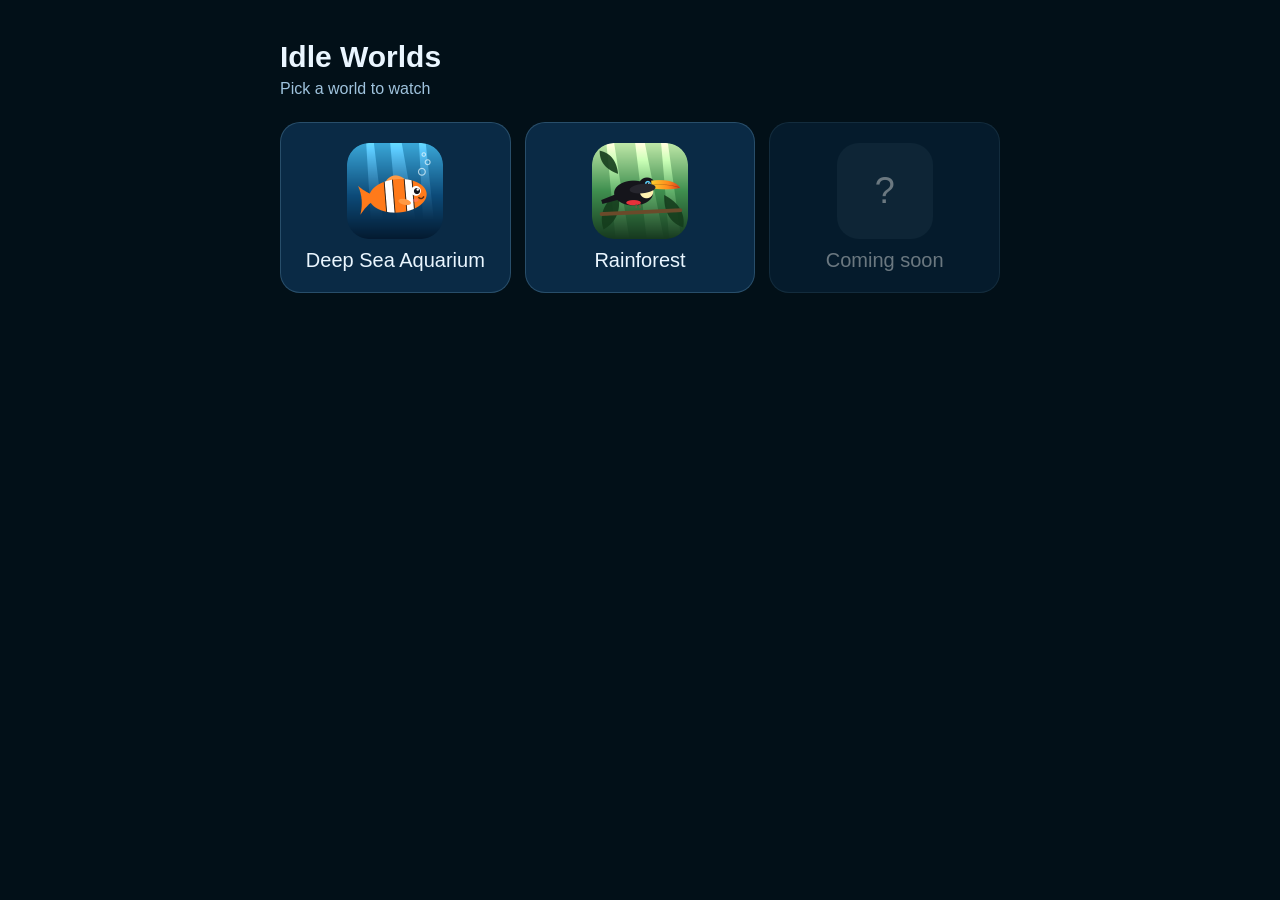
<file: index.html>
<!doctype html>
<html lang="en">
<head>
<meta charset="utf-8">
<meta name="viewport" content="width=device-width,initial-scale=1">
<title>Idle Worlds</title>
<meta name="theme-color" content="#062038">
<link rel="icon" href="deep-sea/icons/icon-192.png">
<style>
  :root{--bg:#021018;--card:#0a2a45;--text:#eaf6ff;--muted:#9fc3dd}
  html,body{margin:0;min-height:100%;background:var(--bg);color:var(--text);font-family:"Leelawadee UI","Segoe UI",Tahoma,sans-serif}
  main{max-width:720px;margin:0 auto;padding:40px 16px}
  h1{font-size:30px;margin:0 0 6px}
  p{color:var(--muted);margin:0 0 24px}
  .grid{display:grid;grid-template-columns:repeat(auto-fill,minmax(200px,1fr));gap:14px}
  a.world{display:flex;flex-direction:column;align-items:center;gap:10px;padding:20px;border-radius:20px;background:var(--card);
    color:var(--text);text-decoration:none;border:1px solid rgba(160,220,255,.2);font-size:20px}
  a.world:hover{border-color:rgba(160,220,255,.6)}
  a.world img{width:96px;height:96px;border-radius:22px}
  .soon{opacity:.45;pointer-events:none}
  .soon span{width:96px;height:96px;border-radius:22px;background:rgba(160,220,255,.12);display:grid;place-items:center;font-size:36px}
</style>
</head>
<body>
<main>
  <h1>Idle Worlds</h1>
  <p>Pick a world to watch</p>
  <div class="grid">
    <a class="world" href="deep-sea/"><img src="deep-sea/icons/icon-192.png" alt="">Deep Sea Aquarium</a>
    <a class="world" href="rainforest/"><img src="rainforest/icons/icon-192.png" alt="">Rainforest</a>
    <a class="world soon"><span>?</span>Coming soon</a>
  </div>
</main>
</body>
</html>
</file>
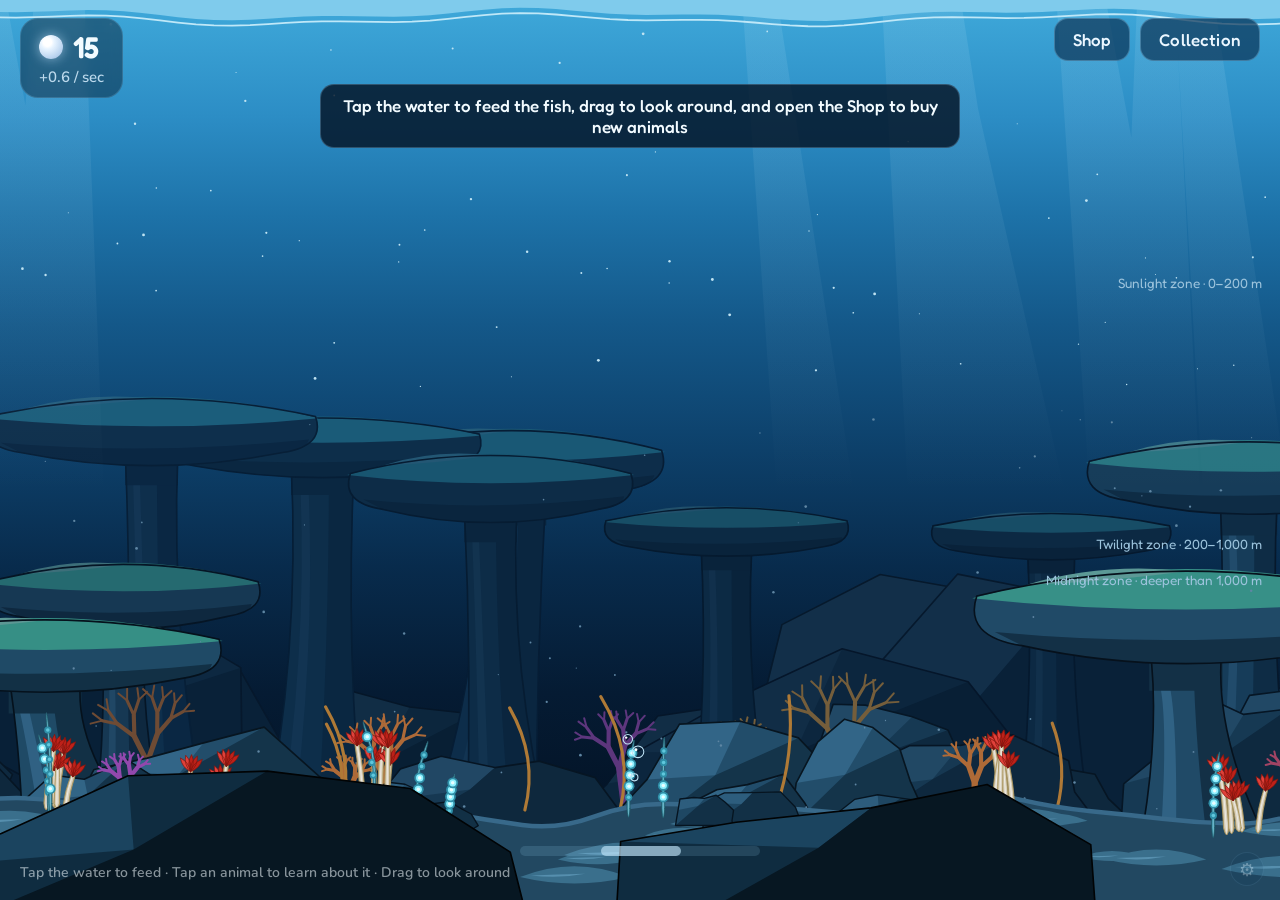
<file: deep-sea/index.html>
<!doctype html>
<html lang="en">
<head>
<meta charset="utf-8">
<meta name="viewport" content="width=device-width,initial-scale=1">
<title>Deep Sea Aquarium</title>
<link rel="manifest" href="manifest.webmanifest">
<link rel="icon" href="icons/icon-192.png">
<meta name="theme-color" content="#062038">
<meta name="mobile-web-app-capable" content="yes">
<link rel="stylesheet" href="../shared/engine.css">
<style>
  :root{
    --bg:#021018;--aqua:#7fe0f5;--accent:160,220,255;--glass:3,16,32;--btn:10,50,85;--btn-hover:30,90,140;--tab-on:40,110,170;
    --hud:4,20,38;--row-hover:120,190,255;--mini:200,235,255;--pv-a:#154a70;--pv-b:#06203a;--tile-a:#1b5a86;--tile-b:#062038;
    --gem:radial-gradient(circle at 35% 30%,#fff 0 18%,#e8f4ff 30%,#b9d3ef 70%,#8aa9cc);--gem-glow:rgba(200,230,255,.6)}
</style>
</head>
<body>
<script src="../shared/helpers.js"></script>
<script src="../shared/cel.js"></script>
<script src="theme.js"></script>
<script src="cel.js"></script>
<script src="reef.js"></script>
<script src="../shared/engine.js"></script>
</body>
</html>
</file>
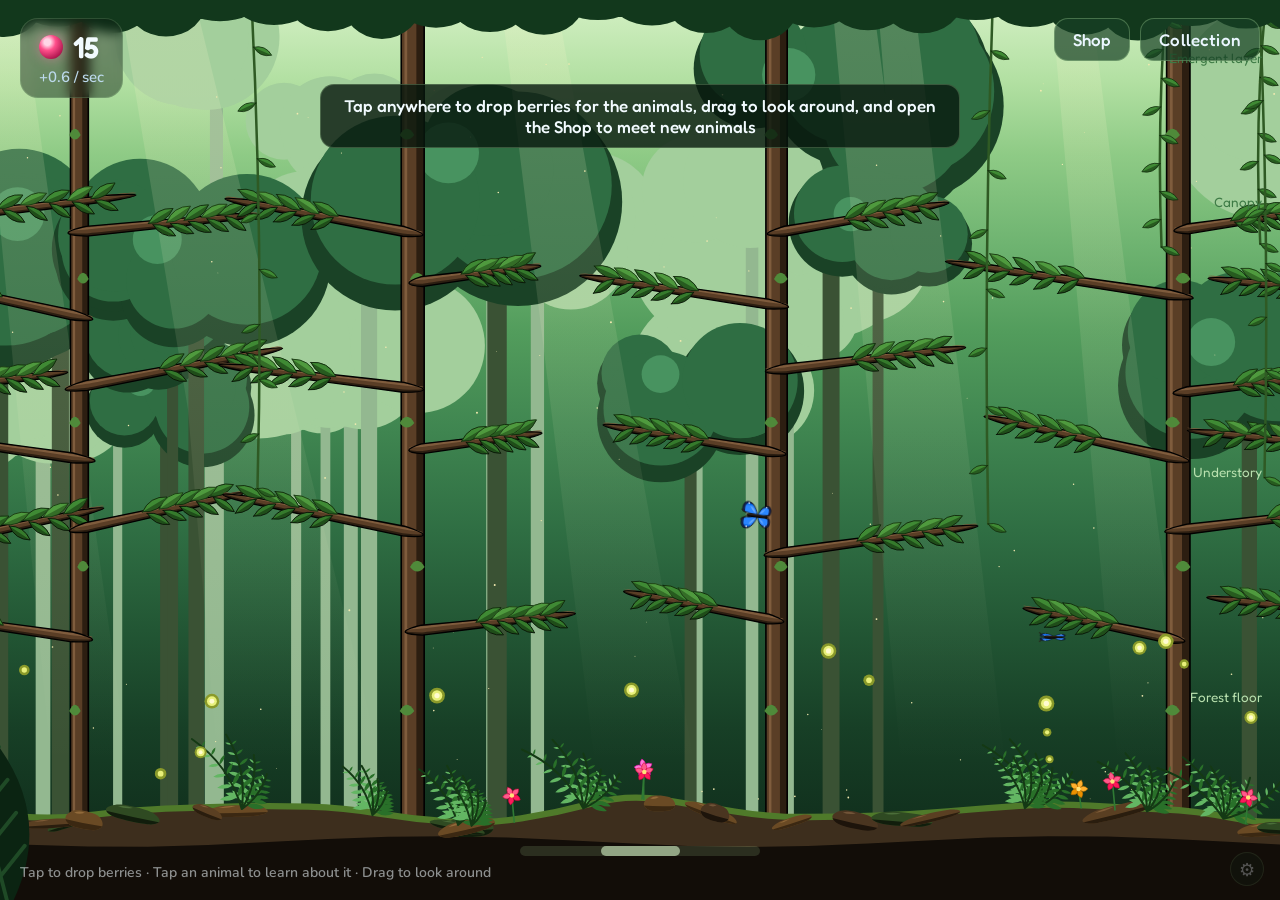
<file: rainforest/index.html>
<!doctype html>
<html lang="en">
<head>
<meta charset="utf-8">
<meta name="viewport" content="width=device-width,initial-scale=1">
<title>Rainforest</title>
<link rel="manifest" href="manifest.webmanifest">
<link rel="icon" href="icons/icon-192.png">
<meta name="theme-color" content="#1d4a2c">
<meta name="mobile-web-app-capable" content="yes">
<link rel="stylesheet" href="../shared/engine.css">
<style>
  :root{
    --bg:#07140c;--aqua:#b4ec8f;--accent:185,235,170;--glass:8,24,14;--btn:24,64,38;--btn-hover:44,104,62;--tab-on:66,140,78;
    --hud:10,28,16;--row-hover:160,230,150;--mini:215,245,200;--pv-a:#2c5a36;--pv-b:#0c2414;--tile-a:#2f6a3c;--tile-b:#0c2414;
    --gem:radial-gradient(circle at 35% 30%,#ffd6e6 0 14%,#ff4f8b 36%,#b0174f 75%,#6a0a2e);--gem-glow:rgba(255,120,170,.5)}
</style>
</head>
<body>
<script src="../shared/helpers.js"></script>
<script src="../shared/cel.js"></script>
<script src="theme.js"></script>
<script src="cel.js"></script>
<script src="../shared/engine.js"></script>
</body>
</html>
</file>
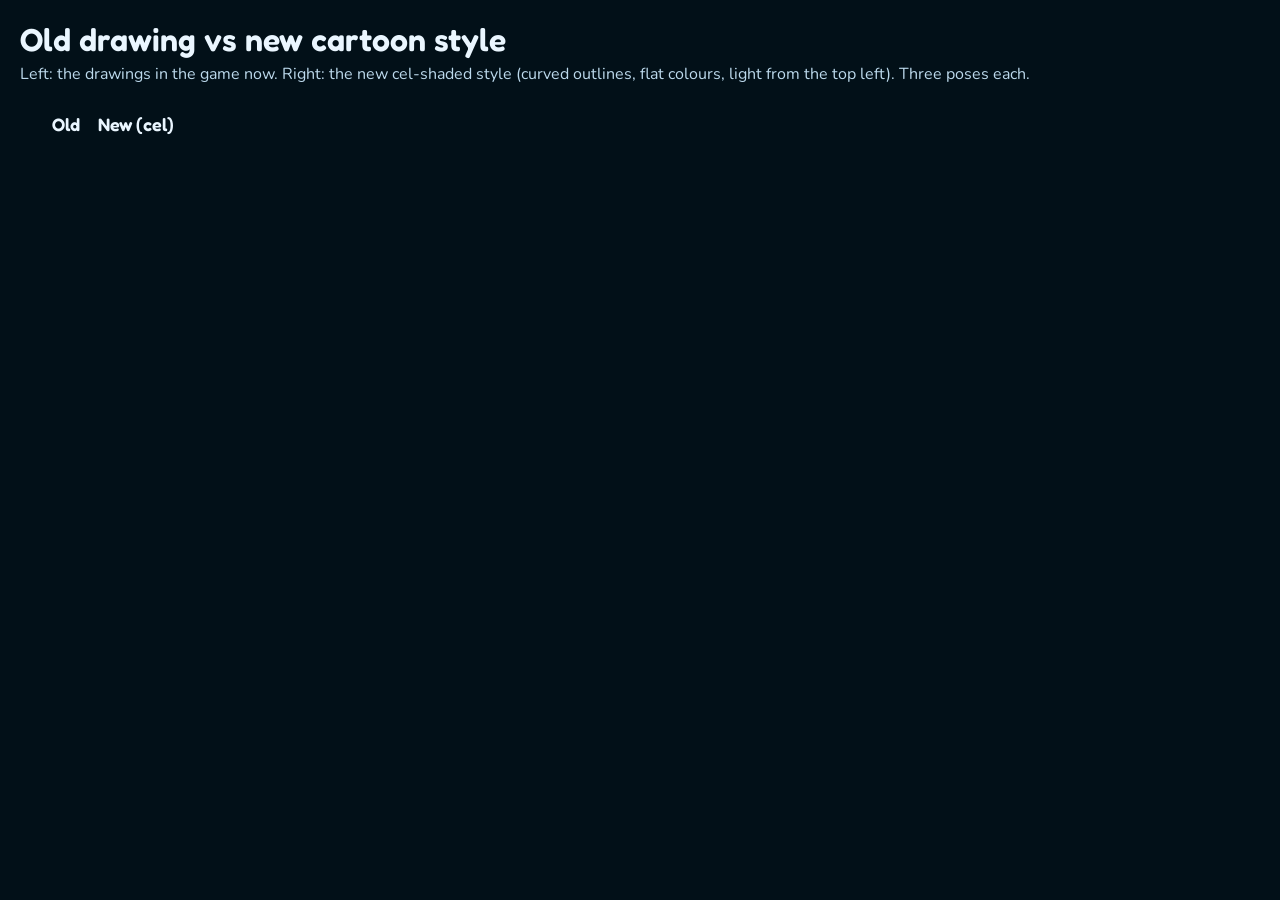
<file: tools/art-compare.html>
<!doctype html>
<html lang="en">
<head>
<meta charset="utf-8">
<meta name="viewport" content="width=device-width,initial-scale=1">
<title>Art style comparison</title>
<link rel="stylesheet" href="../shared/engine.css">
<style>
  :root{--bg:#021018}
  html,body{overflow:auto;height:auto}
  body{padding:20px;color:#eaf6ff;font-family:var(--body)}
  h1{font-family:var(--display);font-weight:600;margin:0 0 4px}
  p{margin:0 0 18px;color:#bcd9ec}
  table{border-collapse:separate;border-spacing:10px}
  th{font-family:var(--display);font-weight:600;text-align:left;padding:0 4px;font-size:18px}
  td.name{font-family:var(--display);font-size:16px;width:120px;vertical-align:middle}
  canvas{border-radius:12px;display:block}
</style>
</head>
<body>
<h1>Old drawing vs new cartoon style</h1>
<p>Left: the drawings in the game now. Right: the new cel-shaded style (curved outlines, flat colours, light from the top left). Three poses each.</p>
<table id="t"><tr><th></th><th>Old</th><th>New (cel)</th></tr></table>
<script src="../shared/helpers.js"></script>
<script src="../deep-sea/theme.js"></script>
<script>
const rows = [
  ['Clownfish', dClown, dClownCel, BY.clown.box, '#1f7fb8'],
  ['Whale Shark', dWhaleShark, dWhaleSharkCel, BY.whaleshark.box, '#1f7fb8'],
  ['Treasure Chest (closed)', (c, t) => ddChest(c, t, { open: 0 }), (c, t) => ddChestCel(c, t, { open: 0 }), [-.8, -1.25, .95, .2], '#172a3c'],
  ['Treasure Chest (open)', (c, t) => ddChest(c, t, { open: 1 }), (c, t) => ddChestCel(c, t, { open: 1 }), [-.8, -1.25, .95, .2], '#172a3c'],
];
function fit(el, draw, box, t, bg) {
  const c = el.getContext('2d'); c.fillStyle = bg; c.fillRect(0, 0, el.width, el.height);
  const bw = box[2] - box[0], bh = box[3] - box[1], s = Math.min(el.width * .82 / bw, el.height * .8 / bh);
  c.save(); c.translate(el.width / 2 - (box[0] + bw / 2) * s, el.height / 2 - (box[1] + bh / 2) * s); c.scale(s, s); draw(c, t); c.restore();
}
const tbl = document.getElementById('t'); tbl.remove();
for (const [name, oldD, newD, box, bg] of rows) {
  const h = document.createElement('h2'); h.textContent = name; h.style.cssText = 'font-family:var(--display);font-weight:600;margin:22px 0 6px';
  document.body.append(h);
  for (const [label, d] of [['Old', oldD], ['New (cel)', newD]]) {
    const row = document.createElement('div'); row.style.cssText = 'display:flex;gap:8px;align-items:center;margin:6px 0;flex-wrap:wrap';
    const lab = document.createElement('div'); lab.textContent = label; lab.style.cssText = 'width:90px;font-family:var(--display);font-size:16px';
    row.append(lab);
    for (const t of [.1, .45, .8]) { const el = document.createElement('canvas'); el.width = 240; el.height = 150; fit(el, d, box, t, bg); row.append(el); }
    document.body.append(row);
  }
}
</script>
</body>
</html>
</file>
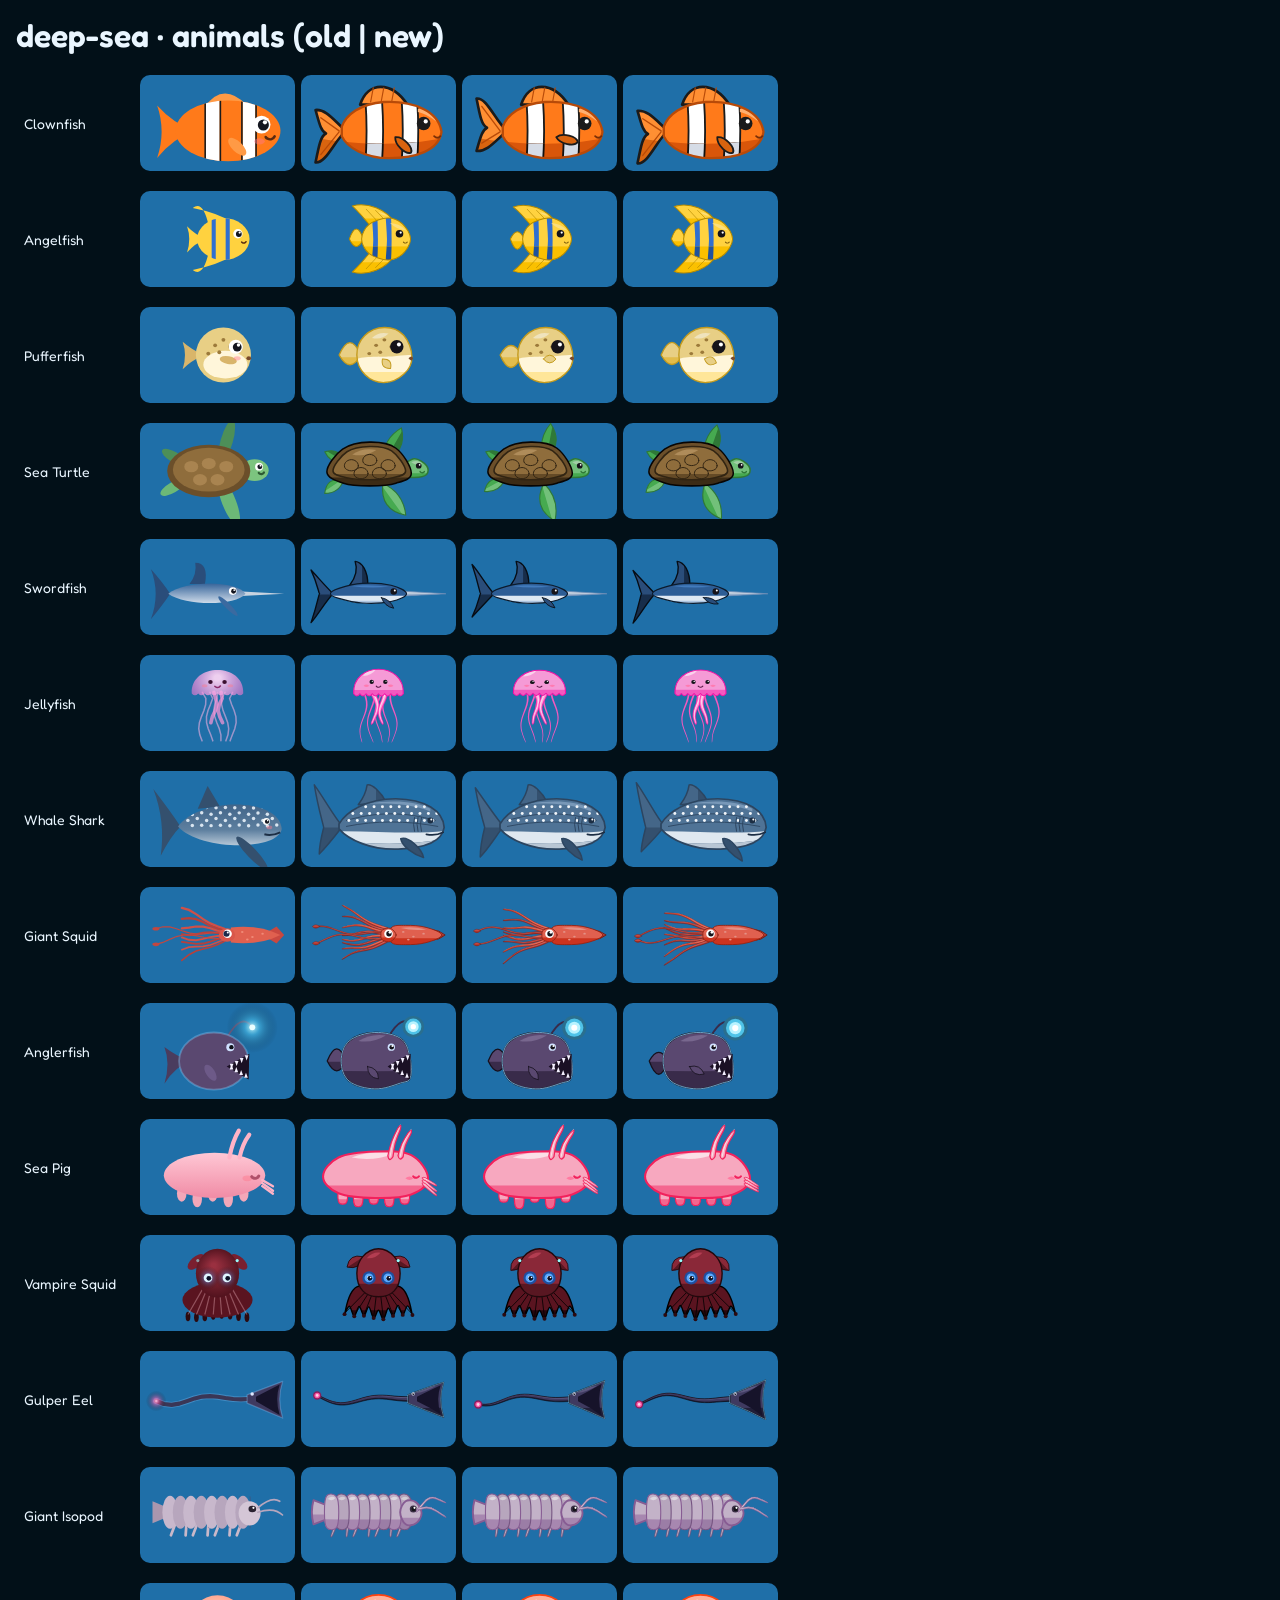
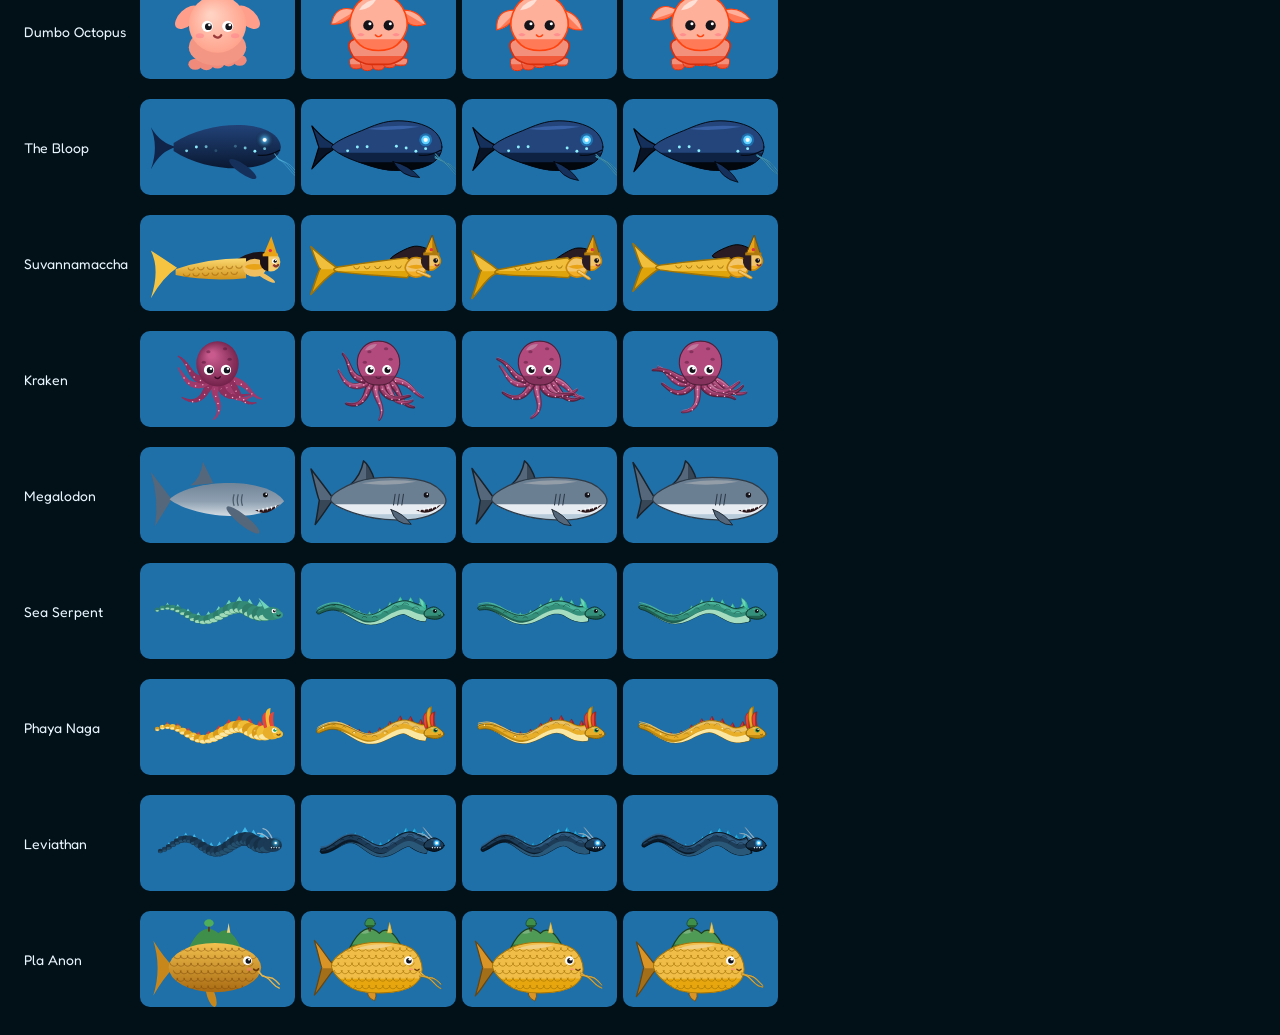
<file: tools/art-review.html>
<!doctype html>
<html lang="en">
<head>
<meta charset="utf-8">
<meta name="viewport" content="width=device-width,initial-scale=1">
<title>Art review</title>
<link rel="stylesheet" href="../shared/engine.css">
<style>
  :root{--bg:#021018}
  html,body{overflow:auto;height:auto}
  body{padding:16px;color:#eaf6ff;font-family:var(--body)}
  h1{font-family:var(--display);font-weight:600;margin:0 0 12px}
  .row{display:flex;gap:6px;align-items:center;margin:4px 0;flex-wrap:wrap}
  .lab{width:110px;font-family:var(--display);font-size:14px}
  canvas{border-radius:10px;display:block}
</style>
</head>
<body>
<h1 id="h"></h1>
<script>
// Review page: ?world=deep-sea or rainforest, &what=animals|decor, &only=new to skip the old column.
const Q = new URLSearchParams(location.search), WORLD = Q.get('world') || 'deep-sea', WHAT = Q.get('what') || 'animals';
document.getElementById('h').textContent = WORLD + ' · ' + WHAT + ' (old | new)';
var ART_OLD = true;   // keep the old drawings in place so the page can show both side by side
for (const src of ['../shared/helpers.js', '../shared/cel.js', `../${WORLD}/theme.js`, `../${WORLD}/cel.js`]) document.write(`<script src="${src}"><\/script>`);
</script>
<script>
window.addEventListener('load', () => {
  const bg = WORLD === 'deep-sea' ? '#1f6fa8' : '#3f8f55';
  const fit = (el, draw, box, t) => {
    const c = el.getContext('2d'); c.fillStyle = bg; c.fillRect(0, 0, el.width, el.height);
    const bw = box[2] - box[0], bh = box[3] - box[1], s = Math.min(el.width * .86 / bw, el.height * .82 / bh);
    c.save(); c.translate(el.width / 2 - (box[0] + bw / 2) * s, el.height / 2 - (box[1] + bh / 2) * s); c.scale(s, s); draw(c, t); c.restore();
  };
  const items = WHAT === 'decor'
    ? DECOR.map(d => [d.name, (c, t) => d.draw(c, t, { open: 0 }), (c, t) => (CEL_DECOR[d.id] || d.draw)(c, t, { open: 0 }), d.box])
      .concat(DECOR.filter(d => d.id === 'chest').map(d => [d.name + ' open', (c, t) => d.draw(c, t, { open: 1 }), (c, t) => (CEL_DECOR[d.id] || d.draw)(c, t, { open: 1 }), d.box]))
    : SP.map(sp => [sp.name, (c, t) => sp.draw(c, t, { puff: 0, open: 0 }), (c, t) => (CEL_ART[sp.id] || sp.draw)(c, t, { puff: 0, open: 0 }), sp.box]);
  const ids = Q.get('ids'), CW = +(Q.get('w') || 155), CH = Math.round(CW * .62);
  for (const [name, oldD, newD, box] of items.filter((it, i) => !ids || ids.split(',').includes(String(i)))) {
    const row = document.createElement('div'); row.className = 'row';
    const lab = document.createElement('div'); lab.className = 'lab'; lab.textContent = name; row.append(lab);
    for (const [d, times] of [[oldD, [.3]], [newD, [.1, .45, .8]]]) for (const t of times) { const el = document.createElement('canvas'); el.width = CW; el.height = CH; fit(el, d, box, t); row.append(el); }
    document.body.append(row);
  }
});
</script>
</body>
</html>
</file>
<file: shared/engine.css>
/* Fredoka (rounded, bubbly) for titles, names, numbers and buttons; Nunito for reading text. Both SIL OFL, see fonts/. */
  @font-face{font-family:"Fredoka";src:url(fonts/fredoka.woff2) format("woff2");font-weight:300 700;font-display:swap}
  @font-face{font-family:"Nunito";src:url(fonts/nunito.woff2) format("woff2");font-weight:200 1000;font-display:swap}
  :root{--display:"Fredoka","Nunito","Segoe UI",sans-serif;--body:"Nunito","Segoe UI",sans-serif;
    --ink:#f2fbff;--ink-soft:#bcd9ec;--ink-faint:#8fb3cc;--gold:#ffd67a}
  html,body{margin:0;height:100%;overflow:hidden;background:var(--bg);color:var(--ink);
    font-family:var(--body);user-select:none;-webkit-user-select:none;-webkit-touch-callout:none;-webkit-font-smoothing:antialiased}
  /* dvh = the height actually visible; on phones plain vh also counts the part hidden behind the browser bar */
  canvas#c{display:block;width:100vw;height:100vh;height:100dvh;touch-action:none}
  .hidden{display:none!important}
  .ui{transition:opacity .8s}
  body.idle .ui{opacity:0;pointer-events:none}
  body.idle{cursor:none}
  .glass{background:rgba(var(--glass),.84);backdrop-filter:blur(8px);border:1px solid rgba(var(--accent),.2);border-radius:20px}
  .hud{position:fixed;top:18px;left:20px;padding:10px 18px;border-radius:18px;
    background:rgba(var(--hud),.45);backdrop-filter:blur(6px);border:1px solid rgba(var(--accent),.18)}
  .pearl{display:flex;align-items:center;gap:10px;font-size:30px;font-weight:700}
  .gem{width:24px;height:24px;border-radius:50%;flex:none;
    background:var(--gem);box-shadow:0 0 12px var(--gem-glow)}
  .rate{font-size:15px;opacity:.8;margin-top:2px}
  .btns{position:fixed;top:18px;right:20px;display:flex;gap:10px;flex-wrap:wrap;justify-content:flex-end}
  button{font:inherit;font-size:17px;color:#eaf6ff;background:rgba(var(--btn),.7);border:1px solid rgba(var(--accent),.3);
    padding:10px 18px;border-radius:14px;cursor:pointer}
  button:hover:not(:disabled){background:rgba(var(--btn-hover),.85)}
  button:disabled{opacity:.45;cursor:default}
  .tabs{display:flex;gap:6px;margin-bottom:10px}
  .tabs button{flex:1;padding:8px 6px;font-size:15px;background:rgba(var(--btn),.35)}
  .tabs button.on{background:rgba(var(--tab-on),.9)}
  .shop{position:fixed;top:78px;right:20px;width:min(390px,calc(100vw - 40px));max-height:calc(100vh - 110px);max-height:calc(100dvh - 110px);overflow-y:auto;padding:14px}
  .row{display:flex;align-items:center;gap:10px;padding:8px;border-radius:14px}
  .row+.row{margin-top:4px}
  .row:hover{background:rgba(var(--row-hover),.07)}
  .pv{width:72px;height:52px;border-radius:10px;background:radial-gradient(circle,var(--pv-a),var(--pv-b));flex:none}
  .info{flex:1;min-width:0}
  .info b{display:block;font-size:17px}
  .info small{opacity:.7;font-size:13px}
  .locked .info{opacity:.6}
  .buy{padding:8px 12px;font-size:15px;white-space:nowrap}
  .acts{display:flex;gap:8px;align-items:center}
  body.book-open .card,body.panel-open .toast{display:none}
  .book{position:fixed;left:50%;top:50%;transform:translate(-50%,-50%);width:min(880px,calc(100vw - 32px));
    max-height:calc(100vh - 40px);max-height:calc(100dvh - 40px);overflow-y:auto;padding:18px;box-sizing:border-box}
  .book header{display:flex;align-items:center;gap:12px;margin-bottom:12px}
  .book h2{margin:0;font-size:24px}
  .book header span{opacity:.7;flex:1}
  .grid{display:grid;grid-template-columns:repeat(auto-fill,minmax(122px,1fr));gap:10px}
  .tile{background:rgba(var(--row-hover),.06);border-radius:14px;padding:8px;text-align:center;cursor:pointer;border:1px solid transparent;font-size:15px}
  .tile canvas{width:100%;aspect-ratio:120/86;border-radius:10px;background:radial-gradient(circle,var(--pv-a),var(--pv-b));display:block;margin-bottom:6px}
  .tile.sel{border-color:rgba(var(--accent),.7)}
  .tile.unk{opacity:.6}
  .detail{display:flex;gap:18px;align-items:center;padding:14px;margin-bottom:14px;background:rgba(var(--row-hover),.08);border-radius:16px;flex-wrap:wrap}
  .detail canvas{width:240px;height:150px;border-radius:12px;background:radial-gradient(circle,var(--pv-a),var(--pv-b));flex:none}
  .detail div{flex:1;min-width:220px}
  .detail h3{margin:0;font-size:26px}
  .detail .zone{opacity:.65;font-size:14px;margin:2px 0 8px}
  .detail p{margin:0 0 10px;font-size:18px;line-height:1.55}
  .card{position:fixed;left:50%;bottom:28px;transform:translate(-50%,20px);width:min(540px,calc(100vw - 40px));
    padding:16px 22px;opacity:0;pointer-events:none;transition:opacity .4s,transform .4s;box-sizing:border-box}
  .card.show{opacity:1;transform:translate(-50%,0);pointer-events:auto}
  #cAct:not(:empty){margin-top:12px;display:flex;gap:8px}
  .rel{padding:8px 10px;font-size:14px;background:rgba(90,30,40,.55)}
  .card h3{margin:0;font-size:24px}
  .card .zone{font-size:14px;opacity:.65;margin:2px 0 8px}
  .card p{margin:0;font-size:18px;line-height:1.55}
  .toast{position:fixed;left:50%;top:84px;transform:translate(-50%,-10px);padding:10px 20px;border-radius:14px;
    background:rgba(var(--glass),.8);border:1px solid rgba(var(--accent),.25);font-size:17px;opacity:0;transition:opacity .5s,transform .5s;pointer-events:none;
    max-width:calc(100vw - 40px);text-align:center}
  .toast.show{opacity:1;transform:translate(-50%,0)}
  .hint{position:fixed;left:20px;bottom:18px;font-size:14px;opacity:.55}
  .minimap{position:fixed;left:50%;bottom:44px;transform:translateX(-50%);width:min(240px,50vw);height:10px;
    border-radius:6px;background:rgba(var(--accent),.15);overflow:hidden}
  #miniView{position:absolute;top:0;bottom:0;border-radius:6px;background:rgba(var(--mini),.6)}
  .viewtap{position:fixed;left:50%;top:50%;transform:translate(-50%,-50%);padding:18px 28px;border-radius:18px;font-size:22px;
    background:rgba(var(--glass),.85);border:1px solid rgba(var(--accent),.3);pointer-events:none}
  .parent{position:fixed;right:16px;bottom:14px}
  .gear{width:34px;height:34px;padding:0;font-size:18px;opacity:.3;border-radius:50%;background:rgba(var(--btn),.4);
    position:relative;overflow:hidden;touch-action:none}
  /* phones: a bigger target, and holding it must never start selecting or copying text */
  @media (pointer:coarse){.gear{width:46px;height:46px;font-size:22px}}
  .gear,.gear *{-webkit-user-select:none;user-select:none;-webkit-touch-callout:none}
  .gear.holding{opacity:.9}
  .gear.holding::after{content:'';position:absolute;inset:0;background:rgba(var(--accent),.55);transform-origin:bottom;
    animation:fillup 2s linear forwards}
  @keyframes fillup{from{transform:scaleY(0)}to{transform:scaleY(1)}}
  .pmenu{position:absolute;right:0;bottom:44px;padding:12px;display:flex;flex-direction:column;gap:8px;width:200px}
  .pmenu small{opacity:.65}
  body.view .parent,body.view .hud,body.view .btns,body.view .shop,body.view .book,body.view .hint,body.view .minimap{display:none!important}
  /* ---- type roles: title / label / body ---- */
  button,.pearl,.info b,.card h3,.detail h3,.book h2,.tile,.toast,.viewtap,.pmenu small,.badge{font-family:var(--display)}
  button{font-weight:500;letter-spacing:.01em}
  .pearl{font-weight:600;letter-spacing:.01em}
  .rate{font-family:var(--body);font-weight:600;color:var(--ink-soft);opacity:1}
  .info b{font-weight:600;letter-spacing:.01em}
  .info small{font-weight:600;color:var(--ink-faint);opacity:1}
  .card h3,.detail h3{font-weight:600;color:#fff;letter-spacing:.01em}
  .book h2{font-weight:600}
  .card .zone,.detail .zone,.book header span{font-family:var(--body);font-weight:800;font-size:12px;text-transform:uppercase;
    letter-spacing:.08em;color:var(--aqua);opacity:1}
  .card p,.detail p{font-family:var(--body);font-weight:500;color:var(--ink-soft)}
  .toast{font-weight:500}
  .hint{font-family:var(--body);font-weight:600}
  .tile{font-weight:500}
  .buy{font-weight:600}

  /* ---- collection stickers ---- */
  .tile{position:relative;transition:transform .2s}
  .tile:hover{transform:translateY(-2px) rotate(-1deg)}
  .tile canvas{background:radial-gradient(circle at 50% 40%,var(--tile-a),var(--tile-b))}
  .badge{position:absolute;top:12px;left:12px;font-size:10px;font-weight:600;letter-spacing:.1em;padding:3px 7px;border-radius:999px;
    color:#10263a;pointer-events:none}
  .badge.rare{background:linear-gradient(135deg,#f4f8ff,#b9c8d8 45%,#ffffff 55%,#9fb2c6)}
  .badge.legendary{background:linear-gradient(90deg,#ff9ac8,#ffd67a,#9dffb8,#8fd8ff,#c9a0ff);background-size:200% 100%;animation:holo 3s linear infinite}
  .tile .prog{display:block;font-family:var(--body);font-weight:700;font-size:12px;color:var(--aqua);margin-top:2px}
  .tile.unk .prog{opacity:1}
  .detail .badge{position:static;display:inline-block;margin-bottom:6px;min-width:0;flex:none}
  @keyframes holo{to{background-position:200% 0}}

  /* Phones: shop becomes a bottom sheet, rows get compact, and nothing stacks on top of the shop. */
  @media (max-width:560px){
    .hud{top:10px;left:10px;padding:6px 12px;border-radius:14px}
    .pearl{font-size:22px;gap:8px}
    .gem{width:18px;height:18px}
    .rate{font-size:12px}
    .btns{top:10px;right:10px;gap:6px}
    .btns button{font-size:14px;padding:8px 12px}
    .hint{display:none}
    .toast{top:66px;font-size:14px;padding:8px 14px}

    .shop{top:auto;bottom:0;left:0;right:0;width:auto;max-height:58vh;border-radius:20px 20px 0 0;padding:10px 10px 16px}
    .tabs button{font-size:13px;padding:7px 4px}
    .row{display:grid;grid-template-columns:52px minmax(0,1fr) auto;gap:8px;padding:6px 4px}
    .pv{width:52px;height:38px;border-radius:8px}
    .info b{font-size:15px;white-space:nowrap;overflow:hidden;text-overflow:ellipsis}
    .info small{font-size:12px;display:block;white-space:nowrap;overflow:hidden;text-overflow:ellipsis}
    .acts{flex-direction:column;align-items:stretch;gap:4px}
    .buy,.rel{padding:6px 10px;font-size:13px}
    .card{padding:12px 16px;bottom:14px}
    .card h3{font-size:19px}
    .card .zone{font-size:12px;margin-bottom:6px}
    .card p{font-size:15px;line-height:1.5}
    body.panel-open .card{top:70px;bottom:auto;max-height:calc(42vh - 80px);overflow-y:auto}
    body.panel-open .minimap,body.panel-open .parent{display:none}
    .book{padding:12px}
    .book h2{font-size:20px}
    .book header{flex-wrap:wrap;gap:4px 10px}
    .book header span{order:3;flex:0 0 100%;font-size:13px}
    .book header button{margin-left:auto;padding:6px 14px;font-size:14px}
    .detail canvas{width:160px;height:100px}
    .detail h3{font-size:21px}
    .detail p{font-size:15px}
    .grid{grid-template-columns:repeat(auto-fill,minmax(96px,1fr));gap:8px}
  }
</file>
